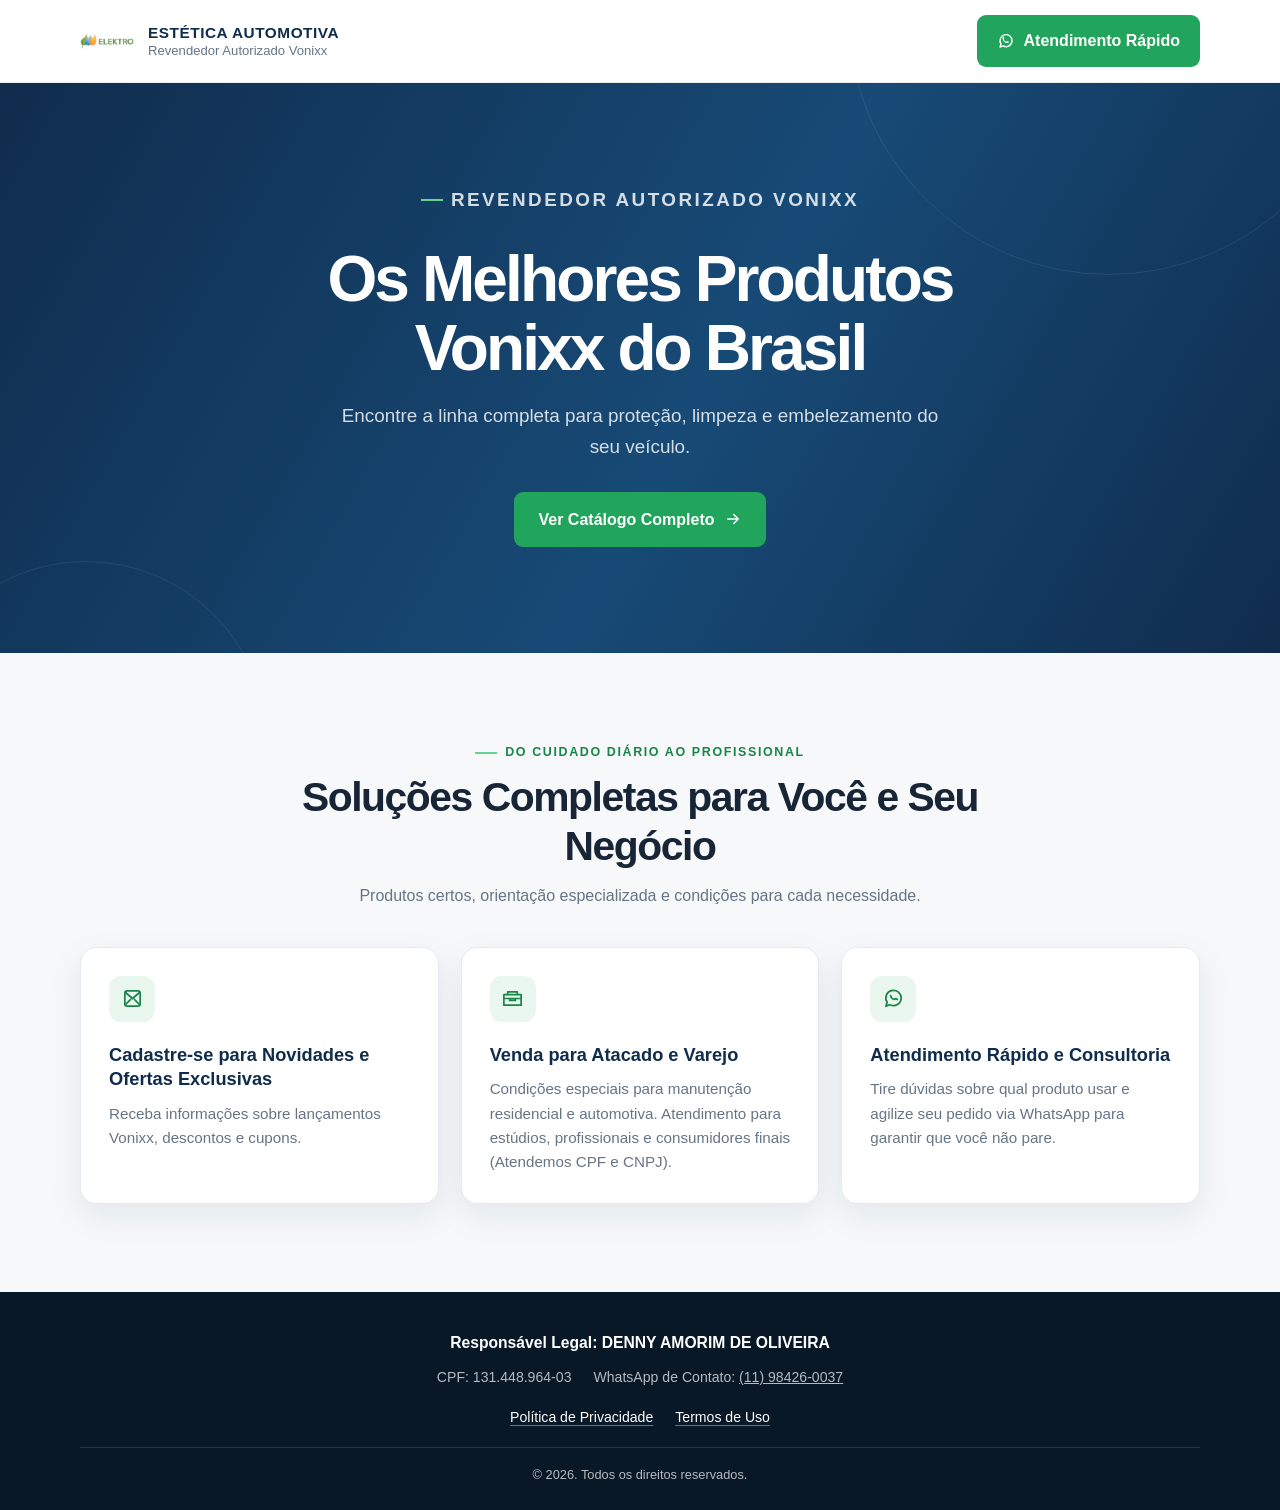
<file: index.html>
<!doctype html>
<html lang="pt-BR">
<head>
  <!-- Google tag (gtag.js) -->
<script async src="https://www.googletagmanager.com/gtag/js?id=AW-18478827649"></script>
<script>
  window.dataLayer = window.dataLayer || [];
  function gtag(){dataLayer.push(arguments);}
  gtag('js', new Date());

  gtag('config', 'AW-18478827649');
</script>
  <meta charset="utf-8">
  <meta name="viewport" content="width=device-width, initial-scale=1">
  <meta name="theme-color" content="#102c4d">
  <meta name="description" content="Encontre a linha completa de produtos Vonixx para proteção, limpeza e embelezamento automotivo.">
  <title>Vonixx | Estética Automotiva</title>
  <style>
    :root {
      color-scheme: light;
      --navy: #102c4d;
      --navy-deep: #081827;
      --ink: #172536;
      --muted: #667586;
      --green: #21a45b;
      --green-hover: #188548;
      --line: #e4eaf0;
      --surface: #f6f8fa;
      --white: #fff;
      --radius: 16px;
      --shadow: 0 12px 34px rgba(18, 39, 60, .08);
    }
    * { box-sizing: border-box; }
    html { scroll-behavior: smooth; }
    body {
      margin: 0;
      font-family: Inter, Roboto, Arial, sans-serif;
      color: var(--ink);
      background: var(--white);
      line-height: 1.6;
      -webkit-font-smoothing: antialiased;
    }
    a { color: inherit; }
    .container { width: min(1120px, calc(100% - 48px)); margin-inline: auto; }
    .site-header { background: #fff; border-bottom: 1px solid rgba(20, 44, 70, .08); }
    .header-inner { min-height: 82px; display: flex; align-items: center; justify-content: space-between; gap: 24px; }
    .brand { display: flex; align-items: center; gap: 14px; min-width: 0; text-decoration: none; }
    .brand img { display: block; width: 54px; height: 54px; object-fit: contain; }
    .brand-copy { display: grid; gap: 1px; line-height: 1.25; }
    .brand-copy strong { color: var(--navy); font-size: .96rem; letter-spacing: .035em; }
    .brand-copy span { color: var(--muted); font-size: .82rem; }
    .button { display: inline-flex; align-items: center; justify-content: center; gap: 9px; border: 0; border-radius: 9px; padding: 13px 20px; background: var(--green); color: #fff; font: inherit; font-weight: 700; text-decoration: none; transition: background .2s ease, transform .2s ease, box-shadow .2s ease; }
    .button:hover { background: var(--green-hover); transform: translateY(-2px); box-shadow: 0 8px 20px rgba(33, 164, 91, .24); }
    .button:focus-visible, a:focus-visible { outline: 3px solid #88d9a9; outline-offset: 3px; }
    .button svg { width: 18px; height: 18px; flex: none; }
    .hero { position: relative; overflow: hidden; padding: 100px 0 106px; color: white; text-align: center; background: linear-gradient(120deg, #102c4d 0%, #174a76 55%, #102c4d 100%); }
    .hero::before, .hero::after { content: ""; position: absolute; border: 1px solid rgba(255,255,255,.08); border-radius: 50%; pointer-events: none; }
    .hero::before { width: 520px; height: 520px; top: -330px; right: -90px; }
    .hero::after { width: 360px; height: 360px; bottom: -270px; left: -95px; }
    .hero-content { position: relative; z-index: 1; max-width: 790px; margin: auto; }
    .eyebrow { display: inline-flex; align-items: center; gap: 8px; margin: 0 0 18px; color: #bfead0; font-size: .78rem; font-weight: 700; letter-spacing: .13em; text-transform: uppercase; }
    .eyebrow::before { content: ""; width: 22px; height: 2px; background: #65d28e; }
    h1 { max-width: 760px; margin: 0 auto 18px; font-size: clamp(2.4rem, 5vw, 4.15rem); letter-spacing: -.045em; line-height: 1.08; }
    .hero p { max-width: 620px; margin: 0 auto 30px; color: rgba(255,255,255,.82); font-size: clamp(1rem, 2vw, 1.18rem); }
    .hero .button { padding: 15px 24px; }
    .solutions { padding: 78px 0 88px; background: var(--surface); }
    .section-heading { max-width: 700px; margin: 0 auto 38px; text-align: center; }
    .section-heading .eyebrow { color: var(--green-hover); margin-bottom: 10px; }
    .section-heading h2 { margin: 0; color: var(--ink); font-size: clamp(1.8rem, 3.4vw, 2.55rem); letter-spacing: -.035em; line-height: 1.2; }
    .section-heading p { margin: 12px 0 0; color: var(--muted); }
    .cards { display: grid; grid-template-columns: repeat(3, minmax(0, 1fr)); gap: 22px; }
    .card { display: flex; flex-direction: column; min-height: 245px; padding: 28px; background: #fff; border: 1px solid var(--line); border-radius: var(--radius); box-shadow: var(--shadow); transition: transform .2s ease, box-shadow .2s ease; }
    .card:hover { transform: translateY(-4px); box-shadow: 0 18px 40px rgba(18, 39, 60, .12); }
    .card-icon { display: grid; place-items: center; width: 46px; height: 46px; margin-bottom: 21px; color: var(--green-hover); background: #eaf7ef; border-radius: 12px; }
    .card-icon svg { width: 23px; height: 23px; }
    .card h3 { margin: 0 0 10px; color: var(--navy); font-size: 1.14rem; line-height: 1.35; }
    .card p { margin: 0; color: var(--muted); font-size: .95rem; }
    .site-footer { padding: 38px 0 25px; color: rgba(255,255,255,.7); background: var(--navy-deep); text-align: center; font-size: .88rem; }
    .footer-company { margin: 0 0 11px; color: #fff; font-size: .98rem; }
    .footer-details { display: flex; flex-wrap: wrap; justify-content: center; gap: 5px 22px; margin: 0; }
    .footer-details p { margin: 0; }
    .footer-links { display: flex; justify-content: center; gap: 22px; margin: 18px 0; }
    .footer-links a { color: #fff; text-decoration-color: rgba(255,255,255,.4); text-underline-offset: 3px; }
    .footer-links a:hover { color: #9be1b3; }
    .copyright { padding-top: 17px; margin: 0; border-top: 1px solid rgba(255,255,255,.12); font-size: .8rem; }
    @media (max-width: 760px) {
      .container { width: min(100% - 36px, 560px); }
      .header-inner { min-height: 72px; gap: 12px; }
      .brand { gap: 10px; }
      .brand img { width: 44px; height: 44px; }
      .brand-copy strong { font-size: .82rem; }
      .brand-copy span { font-size: .74rem; }
      .header-cta { padding: 11px 13px; font-size: .84rem; white-space: nowrap; }
      .hero { padding: 78px 0 82px; }
      .solutions { padding: 62px 0 68px; }
      .cards { grid-template-columns: 1fr; gap: 16px; }
      .card { min-height: 0; padding: 24px; }
      .card-icon { margin-bottom: 16px; }
    }
    @media (max-width: 440px) {
      .container { width: calc(100% - 28px); }
      .header-inner { flex-wrap: wrap; padding: 12px 0; }
      .brand { flex: 1 1 100%; }
      .header-cta { width: 100%; }
      .hero { padding: 65px 0 70px; }
      .footer-details { flex-direction: column; gap: 5px; }
    }
    @media (prefers-reduced-motion: reduce) {
      html { scroll-behavior: auto; }
      *, *::before, *::after { transition-duration: .01ms !important; }
    }
  </style>
</head>
<body>
  <header class="site-header">
    <div class="container header-inner">
      <a class="brand" href="#inicio" aria-label="Estética Automotiva, página inicial">
        <img src="logo.png" alt="Logo">
        <span class="brand-copy">
          <strong>ESTÉTICA AUTOMOTIVA</strong>
          <span>Revendedor Autorizado Vonixx</span>
        </span>
      </a>
      <a class="button header-cta" href="https://wa.me/message/UBT3PMMM5UJTE1" aria-label="Fale conosco pelo WhatsApp">
        <svg viewBox="0 0 24 24" fill="none" aria-hidden="true"><path d="M20 11.6a8 8 0 0 1-11.8 7L4 20l1.4-4A8 8 0 1 1 20 11.6Z" stroke="currentColor" stroke-width="1.8" stroke-linecap="round" stroke-linejoin="round"/><path d="M9 9.2c.3 1.8 2.1 3.6 3.9 3.9l1-1 2 .9c-.2 1.1-.9 1.7-2.1 1.7-3.2 0-6.5-3.3-6.5-6.5 0-1.2.6-1.9 1.7-2.1l.9 2-1 .1Z" fill="currentColor"/></svg>
        Atendimento Rápido
      </a>
    </div>
  </header>

  <main>
    <section class="hero" id="inicio" aria-labelledby="hero-title">
      <div class="container hero-content">
        <p class="eyebrow">Revendedor autorizado Vonixx</p>
        <h1 id="hero-title">Os Melhores Produtos Vonixx do Brasil</h1>
        <p>Encontre a linha completa para proteção, limpeza e embelezamento do seu veículo.</p>
        <a class="button" href="#solucoes">Ver Catálogo Completo
          <svg viewBox="0 0 24 24" fill="none" aria-hidden="true"><path d="M5 12h14m-6-6 6 6-6 6" stroke="currentColor" stroke-width="2" stroke-linecap="round" stroke-linejoin="round"/></svg>
        </a>
      </div>
    </section>

    <section class="solutions" id="solucoes" aria-labelledby="solutions-title">
      <div class="container">
        <div class="section-heading">
          <p class="eyebrow">Do cuidado diário ao profissional</p>
          <h2 id="solutions-title">Soluções Completas para Você e Seu Negócio</h2>
          <p>Produtos certos, orientação especializada e condições para cada necessidade.</p>
        </div>
        <div class="cards">
          <article class="card">
            <div class="card-icon" aria-hidden="true"><svg viewBox="0 0 24 24" fill="none"><path d="M4 6.5A2.5 2.5 0 0 1 6.5 4h11A2.5 2.5 0 0 1 20 6.5v11a2.5 2.5 0 0 1-2.5 2.5h-11A2.5 2.5 0 0 1 4 17.5v-11Z" stroke="currentColor" stroke-width="1.8"/><path d="m5 6 7 6 7-6M5 18l5-5m9 5-5-5" stroke="currentColor" stroke-width="1.8" stroke-linecap="round" stroke-linejoin="round"/></svg></div>
            <h3>Cadastre-se para Novidades e Ofertas Exclusivas</h3>
            <p>Receba informações sobre lançamentos Vonixx, descontos e cupons.</p>
          </article>
          <article class="card">
            <div class="card-icon" aria-hidden="true"><svg viewBox="0 0 24 24" fill="none"><path d="M3 8h18v11H3zM7 8V5h10v3M3 12h18m-12 0v2h6v-2" stroke="currentColor" stroke-width="1.8" stroke-linecap="round" stroke-linejoin="round"/></svg></div>
            <h3>Venda para Atacado e Varejo</h3>
            <p>Condições especiais para manutenção residencial e automotiva. Atendimento para estúdios, profissionais e consumidores finais (Atendemos CPF e CNPJ).</p>
          </article>
          <article class="card">
            <div class="card-icon" aria-hidden="true"><svg viewBox="0 0 24 24" fill="none"><path d="M20 11.5a8 8 0 0 1-11.8 7L4 20l1.4-4A8 8 0 1 1 20 11.5Z" stroke="currentColor" stroke-width="1.8" stroke-linecap="round" stroke-linejoin="round"/><path d="M9 9c.4 1.8 2.2 3.6 4 4l1-.9 2 .8" stroke="currentColor" stroke-width="1.8" stroke-linecap="round" stroke-linejoin="round"/></svg></div>
            <h3>Atendimento Rápido e Consultoria</h3>
            <p>Tire dúvidas sobre qual produto usar e agilize seu pedido via WhatsApp para garantir que você não pare.</p>
          </article>
        </div>
      </div>
    </section>
  </main>

  <footer class="site-footer">
    <div class="container">
      <p class="footer-company"><strong>Responsável Legal: DENNY AMORIM DE OLIVEIRA</strong></p>
      <div class="footer-details">
        <p>CPF: 131.448.964-03</p>
        <p>WhatsApp de Contato: <a href="https://wa.me/message/UBT3PMMM5UJTE1">(11) 98426-0037</a></p>
      </div>
      <nav class="footer-links" aria-label="Links legais">
        <a href="politica-de-privacidade.html">Política de Privacidade</a>
        <a href="termos-de-uso.html">Termos de Uso</a>
      </nav>
      <p class="copyright">© 2026. Todos os direitos reservados.</p>
    </div>
  </footer>
</body>
</html>
</file>
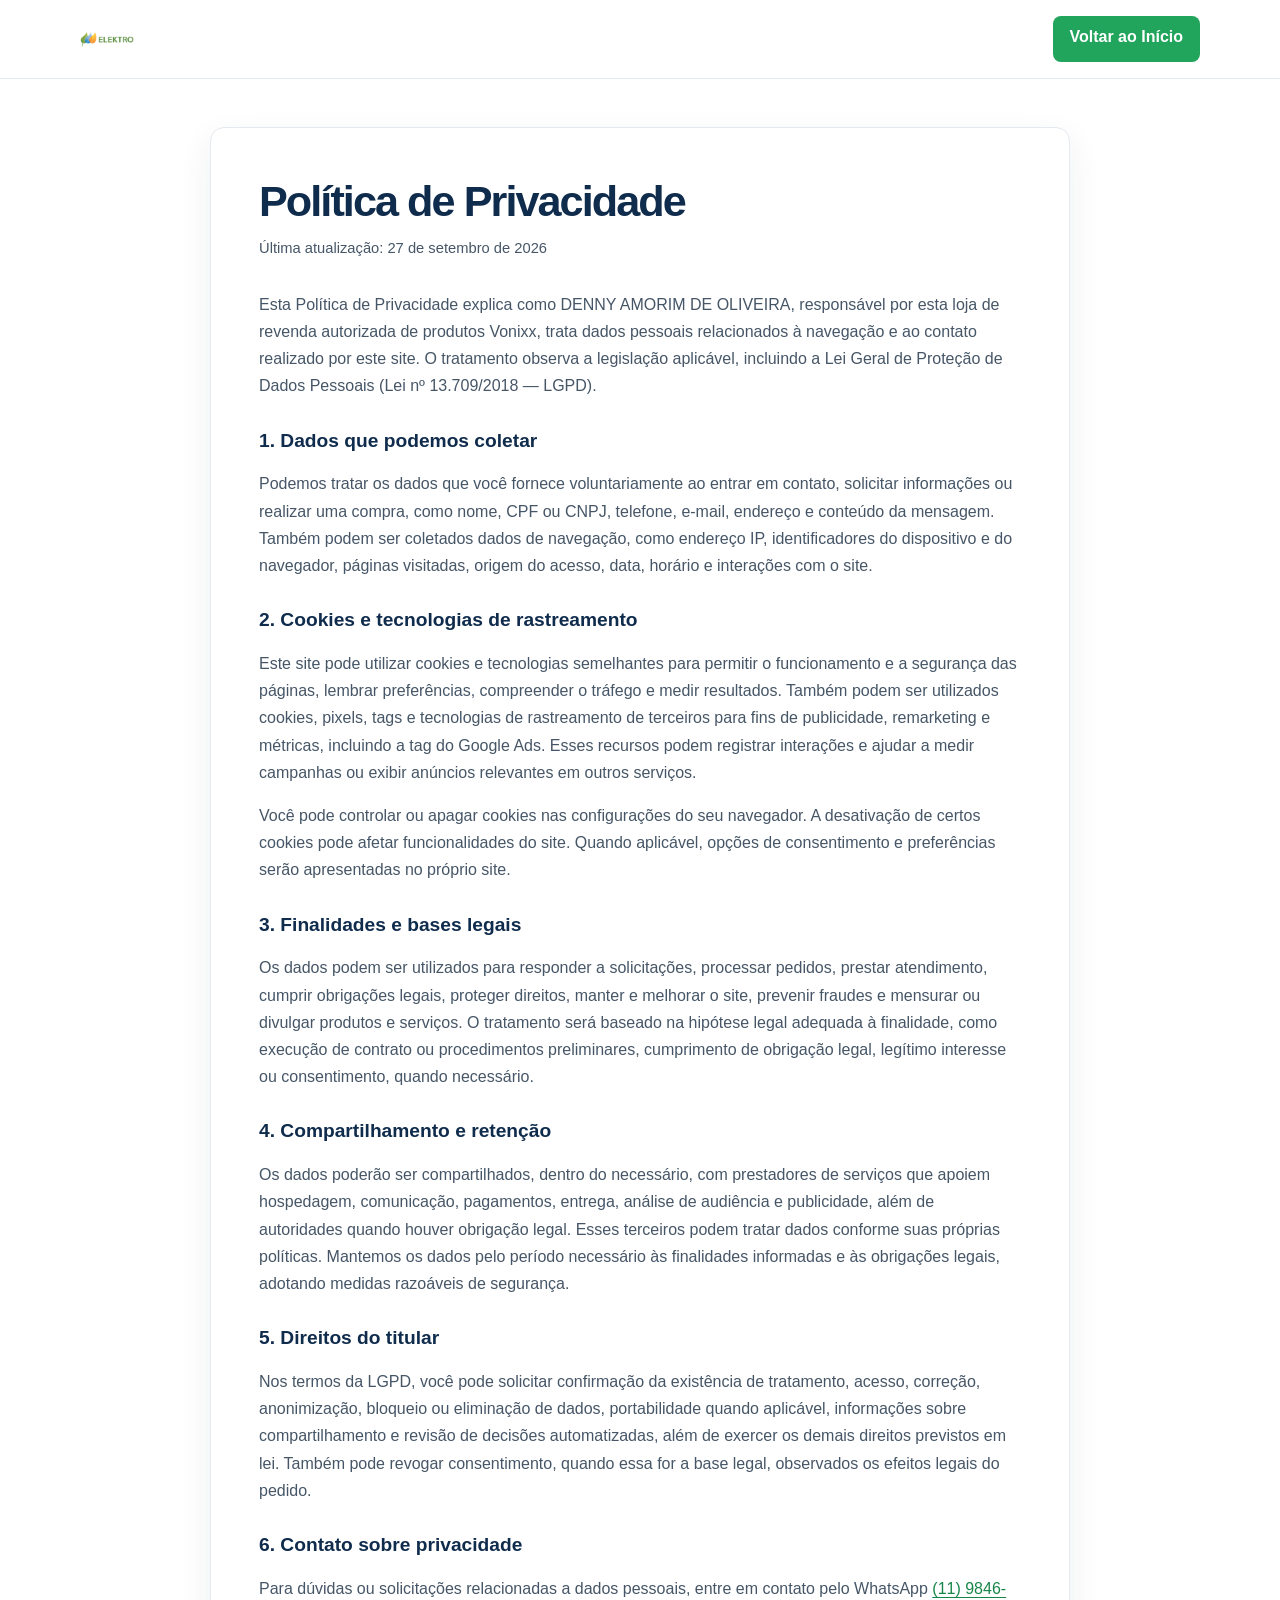
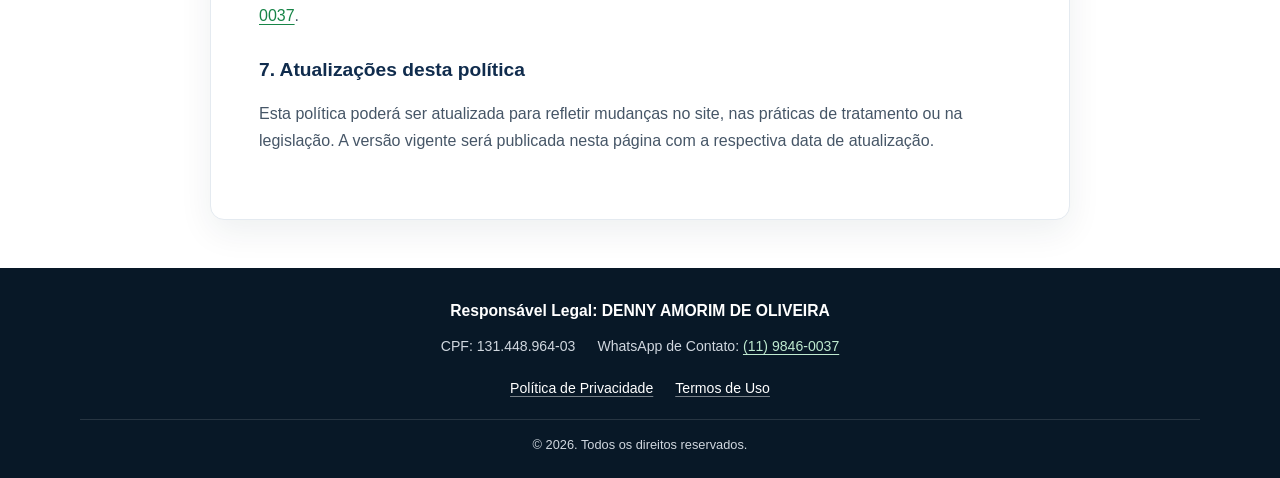
<file: politica-de-privacidade.html>
<!doctype html>
<html lang="pt-BR">
<head>
  <meta charset="utf-8">
  <meta name="viewport" content="width=device-width, initial-scale=1">
  <meta name="description" content="Política de Privacidade da loja de produtos Vonixx.">
  <title>Política de Privacidade | Vonixx</title>
  <link rel="stylesheet" href="style.css">
  <style>
    :root{font-family:Arial,Helvetica,sans-serif;color:#172536;background:#f6f8fa}*{box-sizing:border-box}body{margin:0;line-height:1.7}.legal-header{background:#fff;border-bottom:1px solid #e4eaf0}.legal-header-inner{width:min(100% - 36px,1120px);min-height:78px;margin:auto;display:flex;align-items:center;justify-content:space-between;gap:20px}.legal-header img{width:54px;height:54px;object-fit:contain}.back-link{display:inline-block;padding:11px 17px;border-radius:8px;background:#21a45b;color:#fff;font-weight:700;text-decoration:none}.legal-content{width:min(100% - 36px,860px);margin:48px auto;padding:clamp(24px,5vw,48px);background:#fff;border:1px solid #e4eaf0;border-radius:14px;box-shadow:0 12px 34px #12273c12}.legal-content h1{margin:0 0 8px;color:#102c4d;line-height:1.2;font-size:clamp(2rem,5vw,2.7rem)}.updated{margin:0 0 30px;color:#667586;font-size:.92rem}.legal-content h2{margin:28px 0 8px;color:#102c4d;font-size:1.2rem}.legal-content p,.legal-content li{color:#465667}.site-footer{padding:30px 18px 22px;background:#081827;color:#d0d7df;text-align:center;font-size:.88rem}.site-footer strong{color:#fff}.site-footer p{margin:6px 0}.site-footer nav{display:flex;justify-content:center;gap:22px;margin:16px 0}.site-footer a{color:#fff;text-underline-offset:3px}.site-footer .copyright{padding-top:14px;margin-top:14px;border-top:1px solid #ffffff20;font-size:.8rem}@media(max-width:480px){.legal-header-inner{min-height:70px}.legal-header img{width:46px;height:46px}.back-link{padding:10px 12px;font-size:.9rem}.legal-content{margin:24px auto}.site-footer nav{gap:15px;flex-wrap:wrap}}
  </style>
</head>
<body>
  <header class="legal-header">
    <div class="legal-header-inner">
      <a href="index.html" aria-label="Página inicial"><img src="logo.png" alt="Logo"></a>
      <a class="back-link" href="index.html">Voltar ao Início</a>
    </div>
  </header>
  <main class="legal-content">
    <h1>Política de Privacidade</h1>
    <p class="updated">Última atualização: 27 de setembro de 2026</p>
    <p>Esta Política de Privacidade explica como DENNY AMORIM DE OLIVEIRA, responsável por esta loja de revenda autorizada de produtos Vonixx, trata dados pessoais relacionados à navegação e ao contato realizado por este site. O tratamento observa a legislação aplicável, incluindo a Lei Geral de Proteção de Dados Pessoais (Lei nº 13.709/2018 — LGPD).</p>

    <h2>1. Dados que podemos coletar</h2>
    <p>Podemos tratar os dados que você fornece voluntariamente ao entrar em contato, solicitar informações ou realizar uma compra, como nome, CPF ou CNPJ, telefone, e-mail, endereço e conteúdo da mensagem. Também podem ser coletados dados de navegação, como endereço IP, identificadores do dispositivo e do navegador, páginas visitadas, origem do acesso, data, horário e interações com o site.</p>

    <h2>2. Cookies e tecnologias de rastreamento</h2>
    <p>Este site pode utilizar cookies e tecnologias semelhantes para permitir o funcionamento e a segurança das páginas, lembrar preferências, compreender o tráfego e medir resultados. Também podem ser utilizados cookies, pixels, tags e tecnologias de rastreamento de terceiros para fins de publicidade, remarketing e métricas, incluindo a tag do Google Ads. Esses recursos podem registrar interações e ajudar a medir campanhas ou exibir anúncios relevantes em outros serviços.</p>
    <p>Você pode controlar ou apagar cookies nas configurações do seu navegador. A desativação de certos cookies pode afetar funcionalidades do site. Quando aplicável, opções de consentimento e preferências serão apresentadas no próprio site.</p>

    <h2>3. Finalidades e bases legais</h2>
    <p>Os dados podem ser utilizados para responder a solicitações, processar pedidos, prestar atendimento, cumprir obrigações legais, proteger direitos, manter e melhorar o site, prevenir fraudes e mensurar ou divulgar produtos e serviços. O tratamento será baseado na hipótese legal adequada à finalidade, como execução de contrato ou procedimentos preliminares, cumprimento de obrigação legal, legítimo interesse ou consentimento, quando necessário.</p>

    <h2>4. Compartilhamento e retenção</h2>
    <p>Os dados poderão ser compartilhados, dentro do necessário, com prestadores de serviços que apoiem hospedagem, comunicação, pagamentos, entrega, análise de audiência e publicidade, além de autoridades quando houver obrigação legal. Esses terceiros podem tratar dados conforme suas próprias políticas. Mantemos os dados pelo período necessário às finalidades informadas e às obrigações legais, adotando medidas razoáveis de segurança.</p>

    <h2>5. Direitos do titular</h2>
    <p>Nos termos da LGPD, você pode solicitar confirmação da existência de tratamento, acesso, correção, anonimização, bloqueio ou eliminação de dados, portabilidade quando aplicável, informações sobre compartilhamento e revisão de decisões automatizadas, além de exercer os demais direitos previstos em lei. Também pode revogar consentimento, quando essa for a base legal, observados os efeitos legais do pedido.</p>

    <h2>6. Contato sobre privacidade</h2>
    <p>Para dúvidas ou solicitações relacionadas a dados pessoais, entre em contato pelo WhatsApp <a href="https://wa.me/message/UBT3PMMM5UJTE1">(11) 9846-0037</a>.</p>

    <h2>7. Atualizações desta política</h2>
    <p>Esta política poderá ser atualizada para refletir mudanças no site, nas práticas de tratamento ou na legislação. A versão vigente será publicada nesta página com a respectiva data de atualização.</p>
  </main>
  <footer class="site-footer">
    <div class="container">
      <p class="footer-company"><strong>Responsável Legal: DENNY AMORIM DE OLIVEIRA</strong></p>
      <div class="footer-details">
        <p>CPF: 131.448.964-03</p>
        <p>WhatsApp de Contato: <a href="https://wa.me/message/UBT3PMMM5UJTE1">(11) 9846-0037</a></p>
      </div>
      <nav class="footer-links" aria-label="Links legais">
        <a href="politica-de-privacidade.html">Política de Privacidade</a>
        <a href="termos-de-uso.html">Termos de Uso</a>
      </nav>
      <p class="copyright">© 2026. Todos os direitos reservados.</p>
    </div>
  </footer>
</body>
</html>
</file>
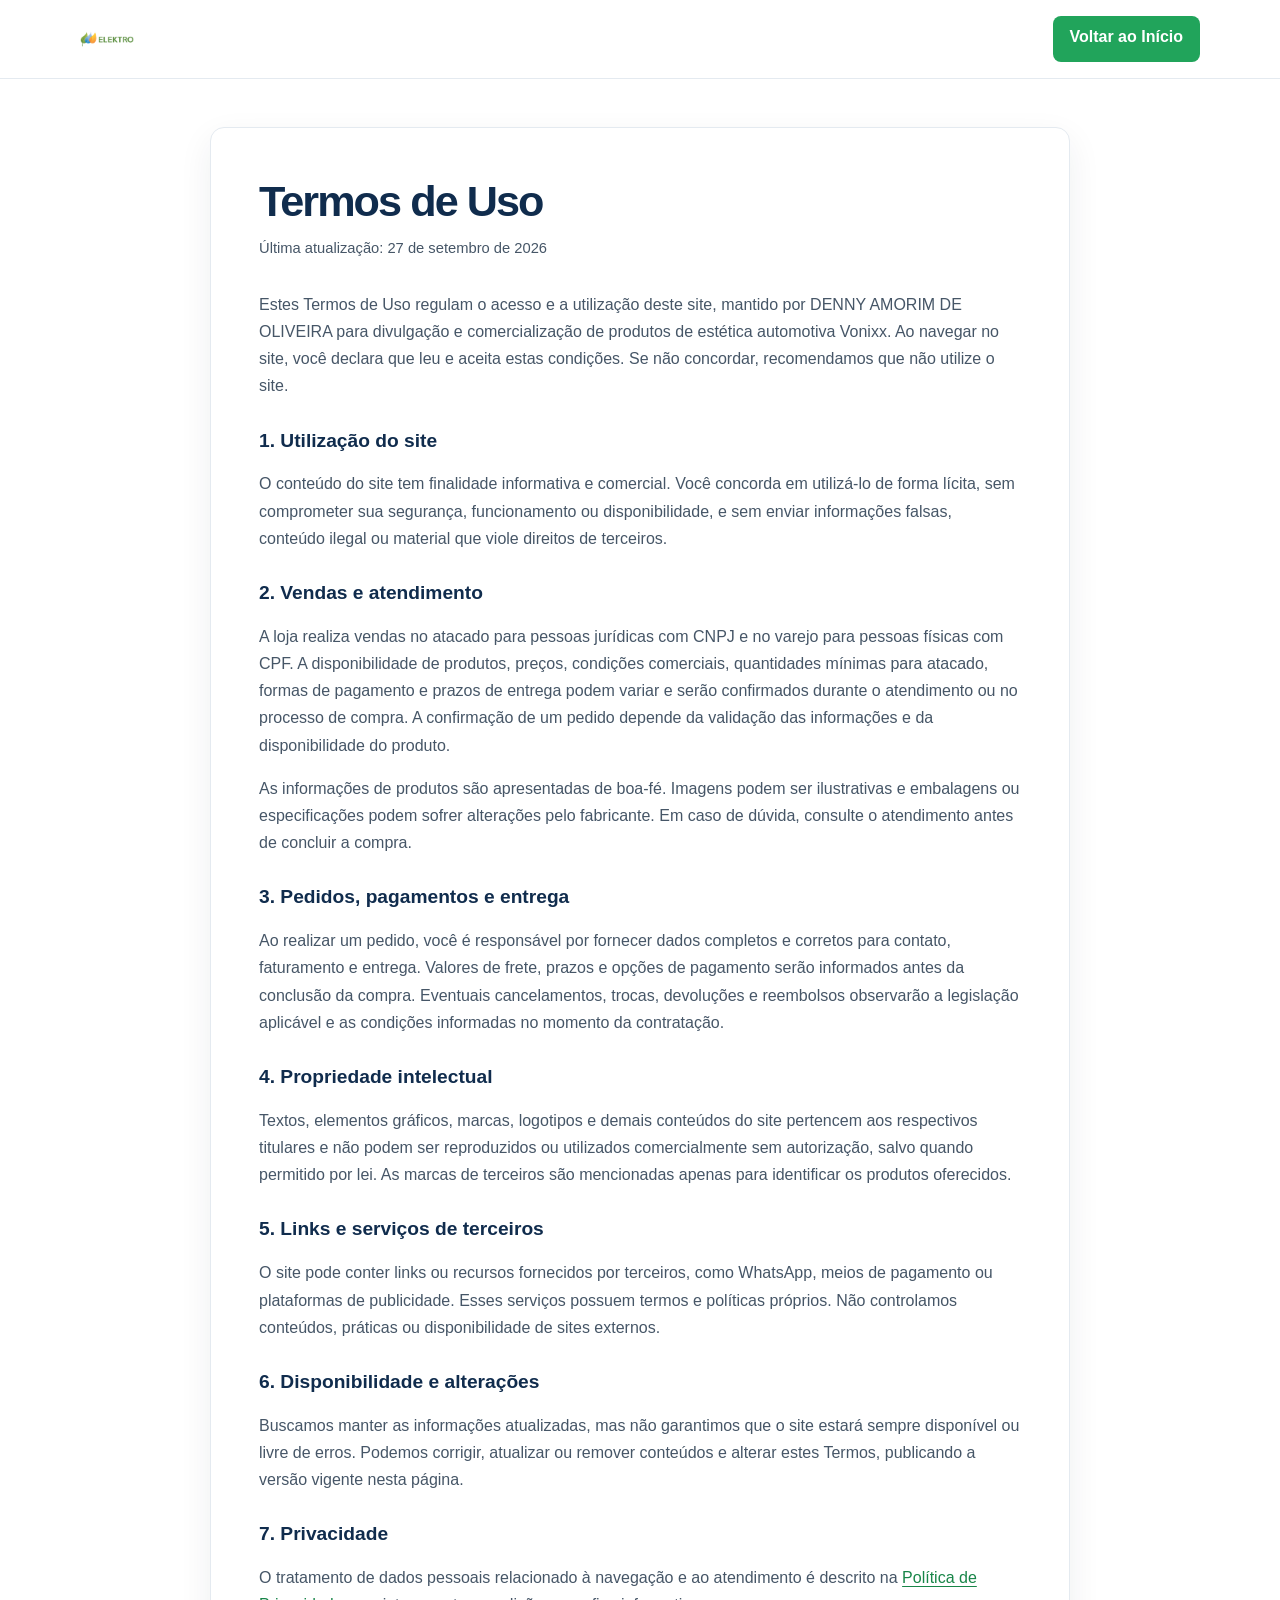
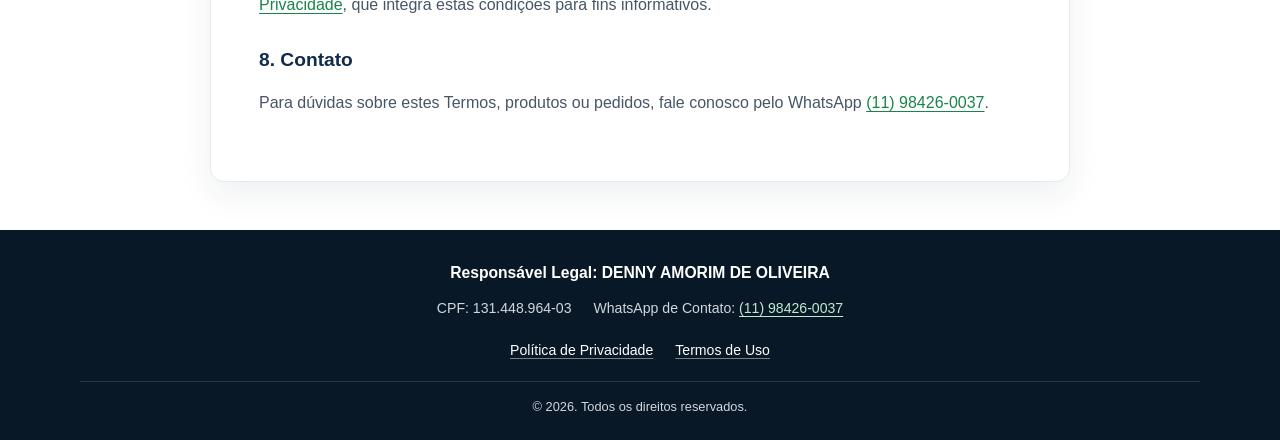
<file: termos-de-uso.html>
<!doctype html>
<html lang="pt-BR">
<head>
  <meta charset="utf-8">
  <meta name="viewport" content="width=device-width, initial-scale=1">
  <meta name="description" content="Termos de Uso do site da loja de produtos Vonixx.">
  <title>Termos de Uso | Vonixx</title>
  <link rel="stylesheet" href="style.css">
  <style>
    :root{font-family:Arial,Helvetica,sans-serif;color:#172536;background:#f6f8fa}*{box-sizing:border-box}body{margin:0;line-height:1.7}.legal-header{background:#fff;border-bottom:1px solid #e4eaf0}.legal-header-inner{width:min(100% - 36px,1120px);min-height:78px;margin:auto;display:flex;align-items:center;justify-content:space-between;gap:20px}.legal-header img{width:54px;height:54px;object-fit:contain}.back-link{display:inline-block;padding:11px 17px;border-radius:8px;background:#21a45b;color:#fff;font-weight:700;text-decoration:none}.legal-content{width:min(100% - 36px,860px);margin:48px auto;padding:clamp(24px,5vw,48px);background:#fff;border:1px solid #e4eaf0;border-radius:14px;box-shadow:0 12px 34px #12273c12}.legal-content h1{margin:0 0 8px;color:#102c4d;line-height:1.2;font-size:clamp(2rem,5vw,2.7rem)}.updated{margin:0 0 30px;color:#667586;font-size:.92rem}.legal-content h2{margin:28px 0 8px;color:#102c4d;font-size:1.2rem}.legal-content p,.legal-content li{color:#465667}.site-footer{padding:30px 18px 22px;background:#081827;color:#d0d7df;text-align:center;font-size:.88rem}.site-footer strong{color:#fff}.site-footer p{margin:6px 0}.site-footer nav{display:flex;justify-content:center;gap:22px;margin:16px 0}.site-footer a{color:#fff;text-underline-offset:3px}.site-footer .copyright{padding-top:14px;margin-top:14px;border-top:1px solid #ffffff20;font-size:.8rem}@media(max-width:480px){.legal-header-inner{min-height:70px}.legal-header img{width:46px;height:46px}.back-link{padding:10px 12px;font-size:.9rem}.legal-content{margin:24px auto}.site-footer nav{gap:15px;flex-wrap:wrap}}
  </style>
</head>
<body>
  <header class="legal-header">
    <div class="legal-header-inner">
      <a href="index.html" aria-label="Página inicial"><img src="logo.png" alt="Logo"></a>
      <a class="back-link" href="index.html">Voltar ao Início</a>
    </div>
  </header>
  <main class="legal-content">
    <h1>Termos de Uso</h1>
    <p class="updated">Última atualização: 27 de setembro de 2026</p>
    <p>Estes Termos de Uso regulam o acesso e a utilização deste site, mantido por DENNY AMORIM DE OLIVEIRA para divulgação e comercialização de produtos de estética automotiva Vonixx. Ao navegar no site, você declara que leu e aceita estas condições. Se não concordar, recomendamos que não utilize o site.</p>

    <h2>1. Utilização do site</h2>
    <p>O conteúdo do site tem finalidade informativa e comercial. Você concorda em utilizá-lo de forma lícita, sem comprometer sua segurança, funcionamento ou disponibilidade, e sem enviar informações falsas, conteúdo ilegal ou material que viole direitos de terceiros.</p>

    <h2>2. Vendas e atendimento</h2>
    <p>A loja realiza vendas no atacado para pessoas jurídicas com CNPJ e no varejo para pessoas físicas com CPF. A disponibilidade de produtos, preços, condições comerciais, quantidades mínimas para atacado, formas de pagamento e prazos de entrega podem variar e serão confirmados durante o atendimento ou no processo de compra. A confirmação de um pedido depende da validação das informações e da disponibilidade do produto.</p>
    <p>As informações de produtos são apresentadas de boa-fé. Imagens podem ser ilustrativas e embalagens ou especificações podem sofrer alterações pelo fabricante. Em caso de dúvida, consulte o atendimento antes de concluir a compra.</p>

    <h2>3. Pedidos, pagamentos e entrega</h2>
    <p>Ao realizar um pedido, você é responsável por fornecer dados completos e corretos para contato, faturamento e entrega. Valores de frete, prazos e opções de pagamento serão informados antes da conclusão da compra. Eventuais cancelamentos, trocas, devoluções e reembolsos observarão a legislação aplicável e as condições informadas no momento da contratação.</p>

    <h2>4. Propriedade intelectual</h2>
    <p>Textos, elementos gráficos, marcas, logotipos e demais conteúdos do site pertencem aos respectivos titulares e não podem ser reproduzidos ou utilizados comercialmente sem autorização, salvo quando permitido por lei. As marcas de terceiros são mencionadas apenas para identificar os produtos oferecidos.</p>

    <h2>5. Links e serviços de terceiros</h2>
    <p>O site pode conter links ou recursos fornecidos por terceiros, como WhatsApp, meios de pagamento ou plataformas de publicidade. Esses serviços possuem termos e políticas próprios. Não controlamos conteúdos, práticas ou disponibilidade de sites externos.</p>

    <h2>6. Disponibilidade e alterações</h2>
    <p>Buscamos manter as informações atualizadas, mas não garantimos que o site estará sempre disponível ou livre de erros. Podemos corrigir, atualizar ou remover conteúdos e alterar estes Termos, publicando a versão vigente nesta página.</p>

    <h2>7. Privacidade</h2>
    <p>O tratamento de dados pessoais relacionado à navegação e ao atendimento é descrito na <a href="politica-de-privacidade.html">Política de Privacidade</a>, que integra estas condições para fins informativos.</p>

    <h2>8. Contato</h2>
    <p>Para dúvidas sobre estes Termos, produtos ou pedidos, fale conosco pelo WhatsApp <a href="https://wa.me/message/UBT3PMMM5UJTE1">(11) 98426-0037</a>.</p>
  </main>
  <footer class="site-footer">
    <div class="container">
      <p class="footer-company"><strong>Responsável Legal: DENNY AMORIM DE OLIVEIRA</strong></p>
      <div class="footer-details">
        <p>CPF: 131.448.964-03</p>
        <p>WhatsApp de Contato: <a href="https://wa.me/message/UBT3PMMM5UJTE1">(11) 98426-0037</a></p>
      </div>
      <nav class="footer-links" aria-label="Links legais">
        <a href="politica-de-privacidade.html">Política de Privacidade</a>
        <a href="termos-de-uso.html">Termos de Uso</a>
      </nav>
      <p class="copyright">© 2026. Todos os direitos reservados.</p>
    </div>
  </footer>
</body>
</html>
</file>
<file: style.css>
/*
  Vonixx | Estética Automotiva
  Folha de estilos compartilhada por index.html e páginas legais.
  Edite as variáveis abaixo para personalizar as cores e a largura do conteúdo.
*/
:root {
  color-scheme: light;
  --navy: #102c4d;
  --navy-deep: #081827;
  --ink: #172536;
  --muted: #667586;
  --green: #21a45b;
  --green-hover: #188548;
  --line: #e4eaf0;
  --surface: #f6f8fa;
  --white: #fff;
  --radius: 16px;
  --shadow: 0 12px 34px rgba(18, 39, 60, .08);
  --content-width: 1120px;
  font-family: Inter, Roboto, Arial, sans-serif;
  color: var(--ink);
  background: var(--white);
  font-synthesis: none;
  text-rendering: optimizeLegibility;
  -webkit-font-smoothing: antialiased;
  -moz-osx-font-smoothing: grayscale;
}

*,
*::before,
*::after { box-sizing: border-box; }

html { scroll-behavior: smooth; }
body {
  min-width: 320px;
  margin: 0;
  color: var(--ink);
  background: var(--white);
  font-family: Inter, Roboto, Arial, sans-serif;
  line-height: 1.6;
}
img, svg { max-width: 100%; }
img { height: auto; }
a { color: inherit; }
button, input, textarea, select { font: inherit; }
.container { width: min(var(--content-width), calc(100% - 48px)); margin-inline: auto; }

/* Acessibilidade: foco visível e opção de movimento reduzido. */
a:focus-visible,
button:focus-visible,
input:focus-visible,
textarea:focus-visible,
select:focus-visible {
  outline: 3px solid #88d9a9;
  outline-offset: 3px;
}
.skip-link {
  position: absolute;
  z-index: 100;
  top: 8px;
  left: 8px;
  padding: 10px 14px;
  color: #fff;
  background: var(--navy-deep);
  transform: translateY(-150%);
}
.skip-link:focus { transform: translateY(0); }

/* Cabeçalho principal */
.site-header { background: var(--white); border-bottom: 1px solid rgba(20, 44, 70, .08); }
.header-inner {
  display: flex;
  min-height: 82px;
  align-items: center;
  justify-content: space-between;
  gap: 24px;
}
.brand {
  display: flex;
  min-width: 0;
  align-items: center;
  gap: 14px;
  text-decoration: none;
}
.brand img { display: block; width: 54px; height: 54px; object-fit: contain; }
.brand-copy { display: grid; gap: 1px; line-height: 1.25; }
.brand-copy strong { color: var(--navy); font-size: .96rem; letter-spacing: .035em; }
.brand-copy span { color: var(--muted); font-size: .82rem; }

/* Botões e links de ação */
.button,
.back-link {
  display: inline-flex;
  min-height: 46px;
  align-items: center;
  justify-content: center;
  gap: 9px;
  border: 0;
  border-radius: 9px;
  padding: 12px 20px;
  color: #fff;
  background: var(--green);
  font-weight: 700;
  line-height: 1.25;
  text-align: center;
  text-decoration: none;
  cursor: pointer;
  transition: background .2s ease, transform .2s ease, box-shadow .2s ease;
}
.button:hover,
.back-link:hover { color: #fff; background: var(--green-hover); transform: translateY(-2px); box-shadow: 0 8px 20px rgba(33, 164, 91, .24); }
.button svg { width: 18px; height: 18px; flex: none; }

/* Hero */
.hero {
  position: relative;
  overflow: hidden;
  padding: 100px 0 106px;
  color: #fff;
  background: linear-gradient(120deg, #102c4d 0%, #174a76 55%, #102c4d 100%);
  text-align: center;
}
.hero::before,
.hero::after {
  position: absolute;
  border: 1px solid rgba(255, 255, 255, .08);
  border-radius: 50%;
  content: "";
  pointer-events: none;
}
.hero::before { top: -330px; right: -90px; width: 520px; height: 520px; }
.hero::after { bottom: -270px; left: -95px; width: 360px; height: 360px; }
.hero-content { position: relative; z-index: 1; max-width: 790px; margin-inline: auto; }
.eyebrow {
  display: inline-flex;
  align-items: center;
  gap: 8px;
  margin: 0 0 18px;
  color: #bfead0;
  font-size: .78rem;
  font-weight: 700;
  letter-spacing: .13em;
  text-transform: uppercase;
}
.eyebrow::before { width: 22px; height: 2px; background: #65d28e; content: ""; }
h1 {
  max-width: 760px;
  margin: 0 auto 18px;
  font-size: clamp(2.4rem, 5vw, 4.15rem);
  letter-spacing: -.045em;
  line-height: 1.08;
}
.hero p:not(.eyebrow) {
  max-width: 620px;
  margin: 0 auto 30px;
  color: rgba(255, 255, 255, .82);
  font-size: clamp(1rem, 2vw, 1.18rem);
}
.hero .button { min-height: 50px; padding: 14px 24px; }

/* Secção de soluções e cartões */
.solutions { padding: 78px 0 88px; background: var(--surface); }
.section-heading { max-width: 700px; margin: 0 auto 38px; text-align: center; }
.section-heading .eyebrow { margin-bottom: 10px; color: var(--green-hover); }
.section-heading h2 {
  margin: 0;
  color: var(--ink);
  font-size: clamp(1.8rem, 3.4vw, 2.55rem);
  letter-spacing: -.035em;
  line-height: 1.2;
}
.section-heading > p:last-child { margin: 12px 0 0; color: var(--muted); }
.cards { display: grid; grid-template-columns: repeat(3, minmax(0, 1fr)); gap: 22px; }
.card {
  display: flex;
  min-height: 245px;
  flex-direction: column;
  padding: 28px;
  border: 1px solid var(--line);
  border-radius: var(--radius);
  background: #fff;
  box-shadow: var(--shadow);
  transition: transform .2s ease, box-shadow .2s ease;
}
.card:hover { transform: translateY(-4px); box-shadow: 0 18px 40px rgba(18, 39, 60, .12); }
.card-icon {
  display: grid;
  width: 46px;
  height: 46px;
  flex: none;
  place-items: center;
  margin-bottom: 21px;
  border-radius: 12px;
  color: var(--green-hover);
  background: #eaf7ef;
}
.card-icon svg { width: 23px; height: 23px; }
.card h3 { margin: 0 0 10px; color: var(--navy); font-size: 1.14rem; line-height: 1.35; }
.card p { margin: 0; color: var(--muted); font-size: .95rem; }

/* Páginas de conteúdo legal */
.legal-header { border-bottom: 1px solid var(--line); background: #fff; }
.legal-header-inner {
  display: flex;
  width: min(var(--content-width), calc(100% - 36px));
  min-height: 78px;
  align-items: center;
  justify-content: space-between;
  gap: 20px;
  margin-inline: auto;
}
.legal-header img { display: block; width: 54px; height: 54px; object-fit: contain; }
.legal-content {
  width: min(860px, calc(100% - 36px));
  margin: 48px auto;
  padding: clamp(24px, 5vw, 48px);
  border: 1px solid var(--line);
  border-radius: 14px;
  background: #fff;
  box-shadow: var(--shadow);
}
.legal-content h1 { margin: 0 0 8px; color: var(--navy); font-size: clamp(2rem, 5vw, 2.7rem); line-height: 1.2; }
.legal-content h2 { margin: 28px 0 8px; color: var(--navy); font-size: 1.2rem; line-height: 1.4; }
.legal-content p,
.legal-content li { color: #465667; }
.legal-content p:first-of-type { margin-top: 0; }
.legal-content ul,
.legal-content ol { padding-left: 1.4rem; }
.legal-content a { color: var(--green-hover); text-underline-offset: 3px; }
.legal-content a:hover { color: var(--navy); }
.updated { margin: 0 0 30px; color: var(--muted); font-size: .92rem; }

/* Rodapé comum */
.site-footer {
  padding: 38px 0 25px;
  color: rgba(255, 255, 255, .76);
  background: var(--navy-deep);
  font-size: .88rem;
  text-align: center;
}
.site-footer .footer-company { margin: 0 0 11px; color: #fff; font-size: .98rem; }
.site-footer .footer-details { display: flex; flex-wrap: wrap; justify-content: center; gap: 5px 22px; margin: 0; }
.site-footer .footer-details p { margin: 0; }
.site-footer p { margin: 6px 0; }
.site-footer a { color: #fff; text-underline-offset: 3px; }
.site-footer .footer-details a { color: #bfead0; }
.site-footer .footer-links { display: flex; justify-content: center; gap: 22px; margin: 18px 0; }
.site-footer .footer-links a { color: #fff; text-decoration-color: rgba(255, 255, 255, .45); }
.site-footer .footer-links a:hover { color: #9be1b3; }
.site-footer .copyright { padding-top: 17px; margin: 0; border-top: 1px solid rgba(255, 255, 255, .12); font-size: .8rem; }

/* Componentes opcionais para formulários e tabelas futuras */
.form-field { display: grid; gap: 6px; margin-bottom: 16px; }
.form-field label { color: var(--ink); font-weight: 700; }
.form-field input,
.form-field select,
.form-field textarea {
  width: 100%;
  min-height: 46px;
  padding: 10px 12px;
  border: 1px solid #cbd5df;
  border-radius: 8px;
  color: var(--ink);
  background: #fff;
}
.form-field textarea { min-height: 130px; resize: vertical; }
.form-field input:focus,
.form-field select:focus,
.form-field textarea:focus { border-color: var(--green); outline: 2px solid rgba(33, 164, 91, .18); }
.table-wrap { overflow-x: auto; }
table { width: 100%; border-collapse: collapse; }
th, td { padding: 12px 14px; border-bottom: 1px solid var(--line); text-align: left; }
th { color: var(--navy); background: var(--surface); }

@media (max-width: 760px) {
  .container { width: min(100% - 36px, 560px); }
  .header-inner { min-height: 72px; gap: 12px; }
  .brand { gap: 10px; }
  .brand img { width: 44px; height: 44px; }
  .brand-copy strong { font-size: .82rem; }
  .brand-copy span { font-size: .74rem; }
  .header-cta { padding: 11px 13px; font-size: .84rem; white-space: nowrap; }
  .hero { padding: 78px 0 82px; }
  .solutions { padding: 62px 0 68px; }
  .cards { grid-template-columns: 1fr; gap: 16px; }
  .card { min-height: 0; padding: 24px; }
  .card-icon { margin-bottom: 16px; }
  .legal-content { margin: 32px auto; }
}

@media (max-width: 440px) {
  .container { width: calc(100% - 28px); }
  .header-inner { flex-wrap: wrap; padding: 12px 0; }
  .brand { flex: 1 1 100%; }
  .header-cta { width: 100%; }
  .hero { padding: 65px 0 70px; }
  .legal-header-inner { min-height: 70px; }
  .legal-header img { width: 46px; height: 46px; }
  .legal-header .back-link { padding: 10px 12px; font-size: .9rem; }
  .legal-content { width: calc(100% - 28px); margin: 24px auto; }
  .site-footer .footer-details { flex-direction: column; gap: 5px; }
  .site-footer .footer-links { gap: 15px; flex-wrap: wrap; }
}

@media (prefers-reduced-motion: reduce) {
  html { scroll-behavior: auto; }
  *, *::before, *::after { transition-duration: .01ms !important; animation-duration: .01ms !important; animation-iteration-count: 1 !important; }
}
</file>
